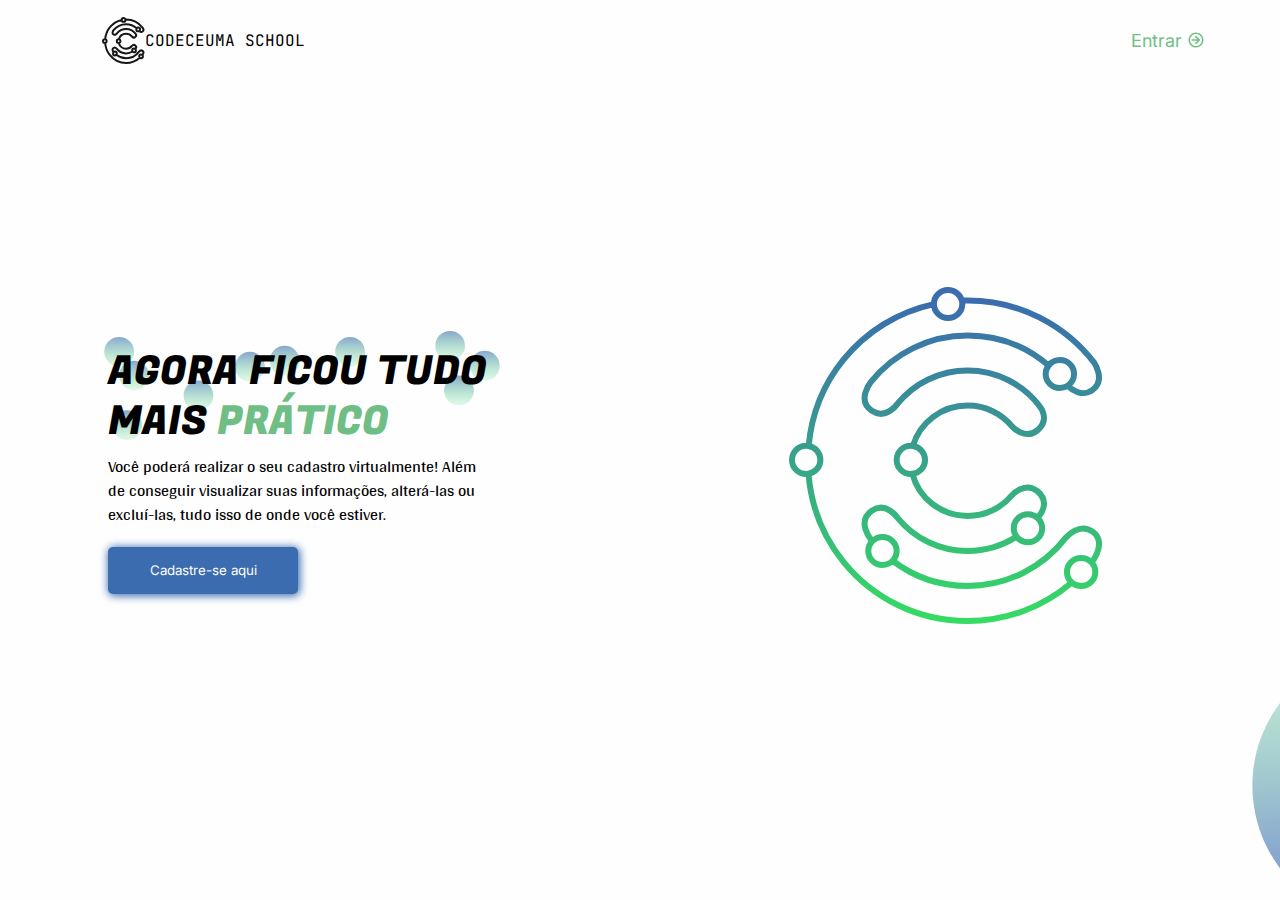
<file: index.html>
<!DOCTYPE html>
<html lang="pt-br">
<head>
    <meta charset="UTF-8">
    <meta http-equiv="X-UA-Compatible" content="IE=edge">
    <meta name="viewport" content="width=device-width, initial-scale=1.0">
    <link rel="preconnect" href="https://fonts.googleapis.com">
    <link rel="preconnect" href="https://fonts.gstatic.com" crossorigin>
    <link href="https://fonts.googleapis.com/css2?family=Arya&family=Fugaz+One&family=Inter:wght@700&family=JetBrains+Mono:wght@500&display=swap" rel="stylesheet">
    <link href="index.css" rel="stylesheet">
    <title>CodeCeuma School</title>
</head>
<body>
    <header> 
        <div id="logo">
            <img src="./assets/logo-preta.svg" alt="" class="logo-header">
            <p class="logo-black">CODECEUMA SCHOOL</p>
        </div>
        <button class="botao-enter">Entrar<img src="./assets/arrow.svg" alt=""></button>
    </header>
    <main>
        <div class="container">
            <div class="left-section">
                <div id="title">
                    <h1 class="title-two">AGORA FICOU TUDO <br/>MAIS <span class="green-letter">PRÁTICO</span></h1>
                    <img src="./assets/bolinhas.svg" alt="" class="bolinhas">
                </div>
                <p id="text">Você poderá realizar o seu cadastro virtualmente! Além<br/> de conseguir visualizar suas informações, alterá-las ou <br/>excluí-las, tudo isso de onde você estiver.</p>
                <a href="cadastro.html"><button class="button-register">Cadastre-se aqui</button></a>
            </div>
                <img src="./assets/logo-principal.svg" alt="" class="right-section">
            
        </div>
    </main>
</body>
</html>
</file>
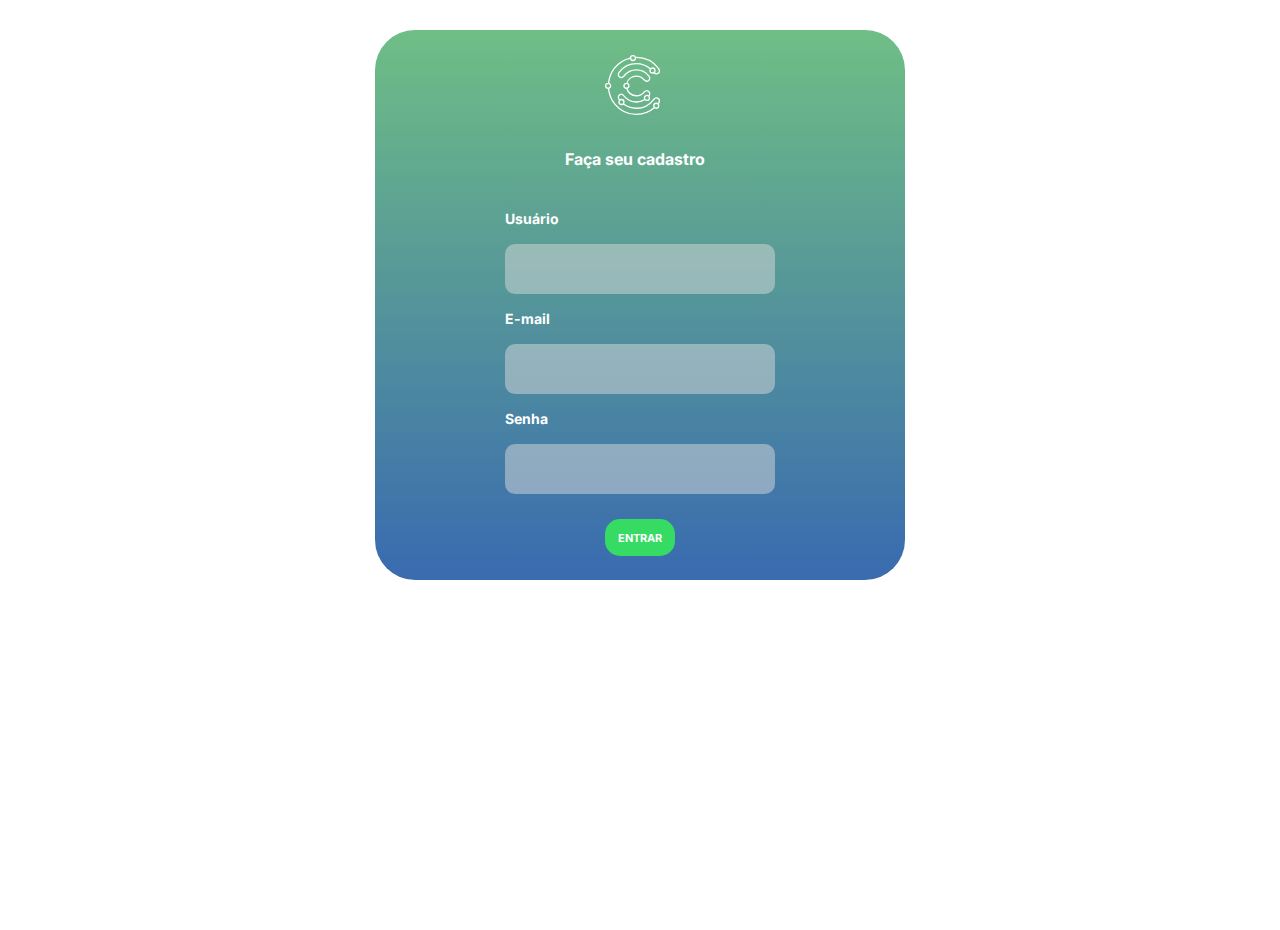
<file: cadastro.html>
<!DOCTYPE html>
<html lang="en">

    <head>
        <meta charset="UTF-8">
        <meta http-equiv="X-UA-Compatible" content="IE=edge">
        <meta name="viewport" content="width=device-width, initial-scale=1.0">
        <link rel="preconnect" href="https://fonts.googleapis.com">
        <link rel="preconnect" href="https://fonts.gstatic.com" crossorigin>
        <link href="https://fonts.googleapis.com/css2?family=Inter:wght@400;700&display=swap" rel="stylesheet">
        <title>Cadastro</title>
        <link rel="stylesheet" href="./cadastro.css" />
    </head>
<body>
    <main>
        <div class="container">
            <div class="card">
                <img src="./assets/logo-branca.svg" alt="" class="logo-branca">
                <h1>Faça seu cadastro</h1>
                <div class="label-float">
                    <label for="usuario">Usuário</label>
                </div>
                <input type="text" id="usuario">
                <div class="label-float">
                    <label for="email">E-mail</label>
                </div>
                <input type="email" id="email">
                <div class="label-float">
                    <label for="senha">Senha</label>
                </div>
                <input type="password" id="senha">
                <div class="justify-center">
                    <button type="submit" id="cadastrar">ENTRAR</button>
                </div>
                
            </div>
        </div>
    </main>
    <script src="cadastro.js"></script>
</body>
</html>
</file>
<file: index.css>
* {
    margin: 0;
    padding: 0;
    border: none;
    box-sizing: border-box;
    /* border: red solid 1px; */
}

body {
    height: 100vh;
    background: #FEFEFE;
    background-image: url(./assets/img\ bolas.svg);
    background-position: 75%;
    background-size: cover;

    
}

header {
    width: 88%;
    height: 80px;
    margin: 0 auto;
    justify-content: space-between;
    display: flex;
    margin-left: 102px;
}

.logo-black {
    font-family: 'JetBrains Mono', monospace;
    align-items: center;
}

#logo {
    display: flex;
    flex-direction: row;
    align-items: center;

}

.botao-enter {
    width: 120px;
    font-size: 18px;
    text-align: center;
    /* margin-left: 900px; */
    font-family: 'Inter', sans-serif;
    background: none;
    display: flex;
    align-items: center;
    justify-content: center;
    color: #6FBE85;
    cursor: pointer;
}

.botao-enter img {
    margin-left: 5px;
}

main {
    display: flex;
    height: calc(100vh - 80px);
    width: 100%;
    padding-left: 30px;
    padding-right: 110px;


}

.container {
    display: flex;
    width: 100%;
    height: 100%;
    width: 88%;
    margin: 0 auto;
    align-items: center;
    justify-content: space-between;
}

#title {
    font-family: 'Fugaz One', cursive;

    z-index: 1;

}

.green-letter {
    color: #6FBE85;
}

.title-two {
    z-index: 1;
    position: absolute;
    font-size: 40px;
    line-height: 50px;
    font-weight: normal;
    padding: 10px;

}

.bolinhas {
    z-index: -1;
    width: 408px;
    height: 109px;
    /* width: 360px;
    height: 110px; */
    margin-top: -6px;

}

.left-section {
    width: 45%;
    display: flex;
    flex-direction: column;
    align-items: flex-start;
    justify-content: center;
    margin-bottom: 50px;
    /* margin-left: 65px; */
}

.right-section {
    margin-bottom: 70px;
}

#text {
    font-family: 'Arya', sans-serif;
    font-size: 15.9px;
    line-height: 24px;
    margin-top: 8px;
    margin-left: 10px;

}

.button-register {
    width: 190px;
    height: 47px;
    padding: 14px;
    margin-top: 20px;
    margin-left: 10px;
    font-family: 'Inter', sans-serif;
    background: #3A6CAF;
    color: #FEFEFE;
    border-radius: 5px;
    box-shadow: 1px 1px 8px 1px #3A6CAF;
    cursor: pointer;
}

.button-register:hover{
    transform: scale(1.1,1.1);
}

.logo-main {
    width: 307px;
    height: 331px;
    /* margin-right: 40px; */
    /* transform: rotateX(30deg) rotateY(45deg);
    perspective: 500px;
    box-shadow: 0px 0px 20px rgba(0, 0, 0, 0.5);
    background-image: linear-gradient(45deg, #fff, #ccc); */

}
</file>
<file: cadastro.css>
* {
  margin: 0;
  padding: 0;
  box-sizing: border-box;
  /* border: red solid 1px; */
}

body {
  background-color: white;
  height: 100vh;
  color: white;
  font-family: "Inter", sans-serif;
  background-attachment: fixed;
  overflow: hidden;
}

.container {
  margin-top: 30px;
  display: flex;
  flex-direction: column;
  justify-content: center;
  align-items: center;
}

.card {
  position: relative;
  width: 530px;
  height: 550px;
  /* width: 800px;
  height: 887px;  medida correta do card*/

  background: linear-gradient(180deg, #6fbe85 0%, #3a6caf 97.92%);
  background-blend-mode: exclusion;
  border-radius: 40px;
}

.logo-branca {
  width: 55px;
  height: 70px;
  margin-top: 20px;
  margin-left: 230px;
}

h1 {
  margin-top: 20px;
  margin-bottom: 20px;
  width: 147px;
  height: 30px;
  margin-left: 190px;
  font-family: "Inter";
  font-size: 16px;
  line-height: 30px;
  color: #ffffff;
}

input {
  display: flex;
  width: 270px;
  height: 50px;
  left: calc(50% - 384px / 2 - 9px);
  top: 323px;
  background: rgba(217, 217, 217, 0.5);
  border-radius: 10px;
  border: none;
  display: block;
  text-align: left;
  margin: 0 auto;
  padding: 15px;
  outline: 0;
  font-family: "Inter";
  transition: 0.5s ease-in-out;
}

/* input:hover {
    transform: scale(1.1, 1.1);
} */

.label-float {
    position: relative;
    display: flex;
    padding: 10px 5px;
    text-align: left;
    margin-left: 125px;
    font-family: "Inter";
    font-style: normal;
    font-weight: 700;
    font-size: 14px;
    line-height: 30px;
}

.justify-center {
    display: flex;
    justify-content: center;
    margin-top: 25px;
}

button {
    width: 70px;
    height: 37px;
    left: calc(50% - 176px / 2);
    top: 730px;
    background: #35db63;
    border-radius: 15px;
    border: none;
    font-family: "Inter";
    font-style: normal;
    font-weight: 700;
    font-size: 11px;
    line-height: 30px;
    color: #ffffff;
    cursor: pointer;
    outline: 0;
}

button:hover {
  transform: scale(1.1, 1.1);
}
</file>
